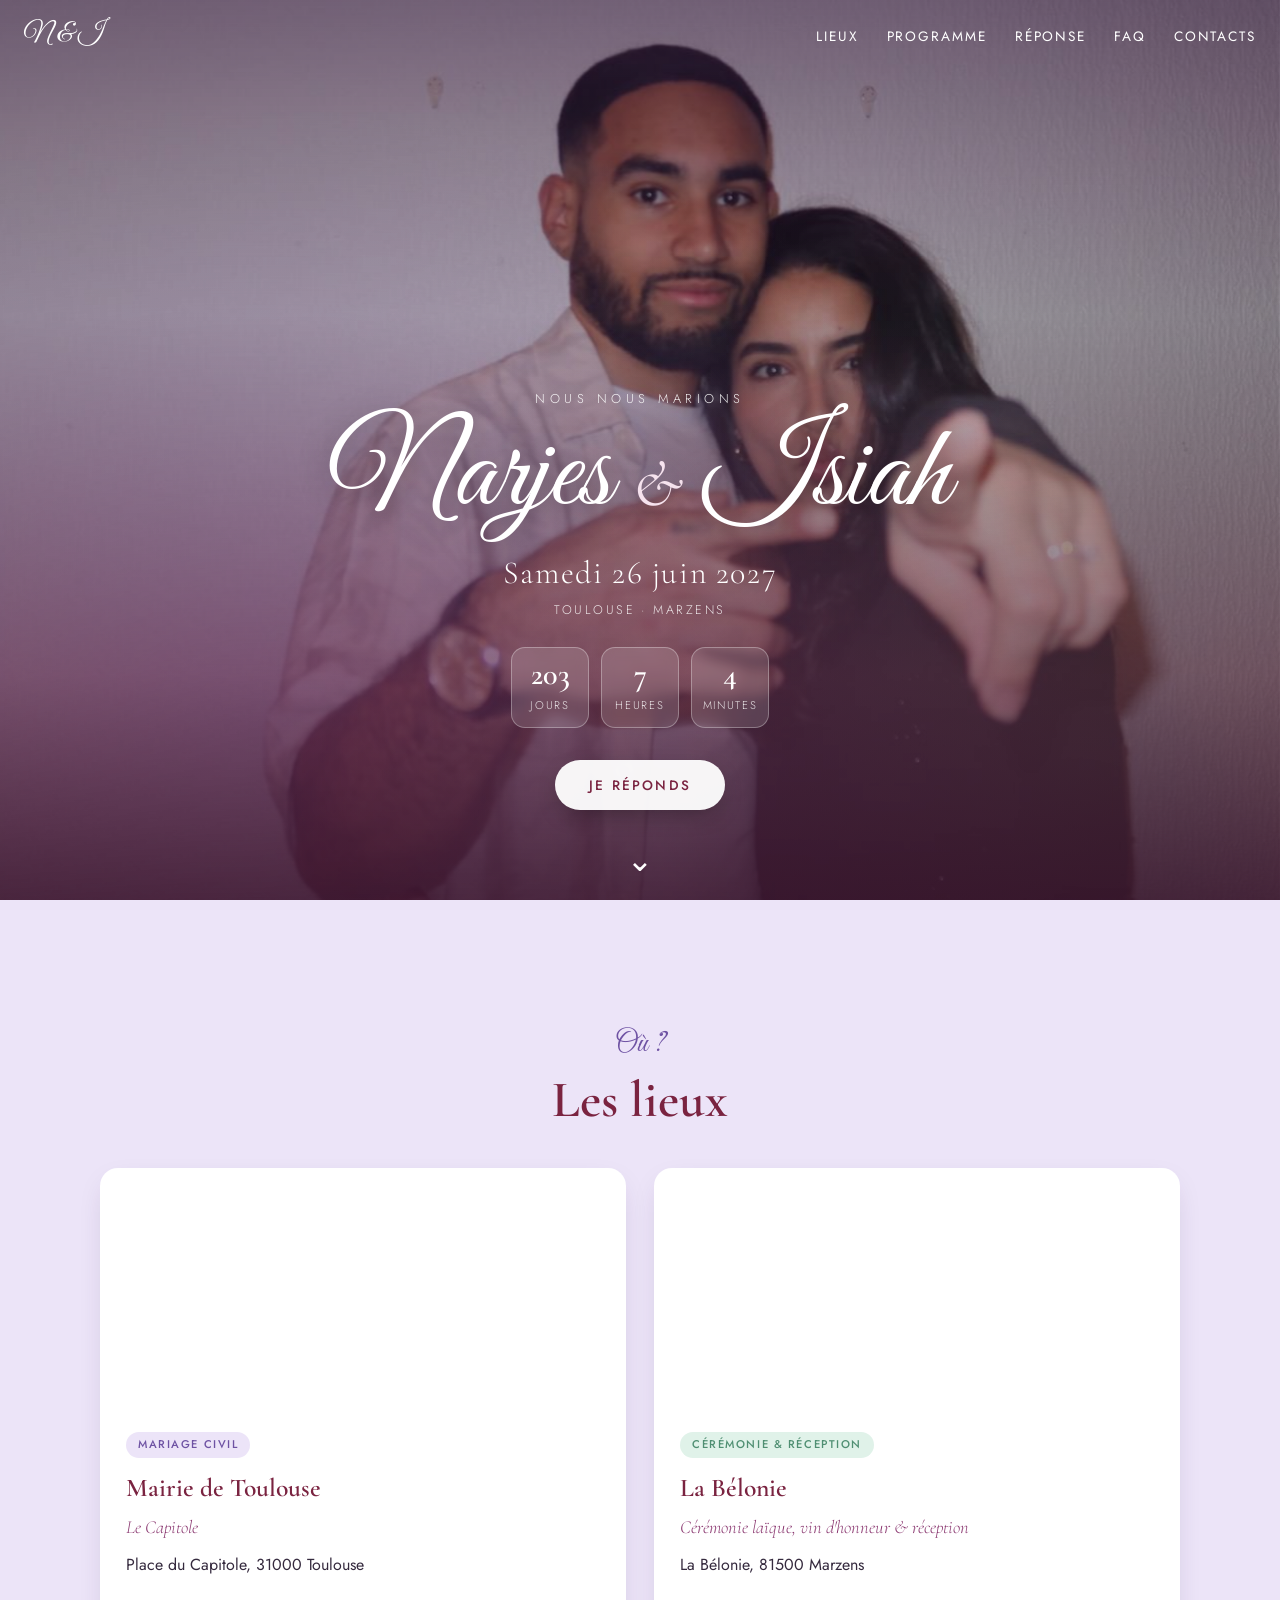
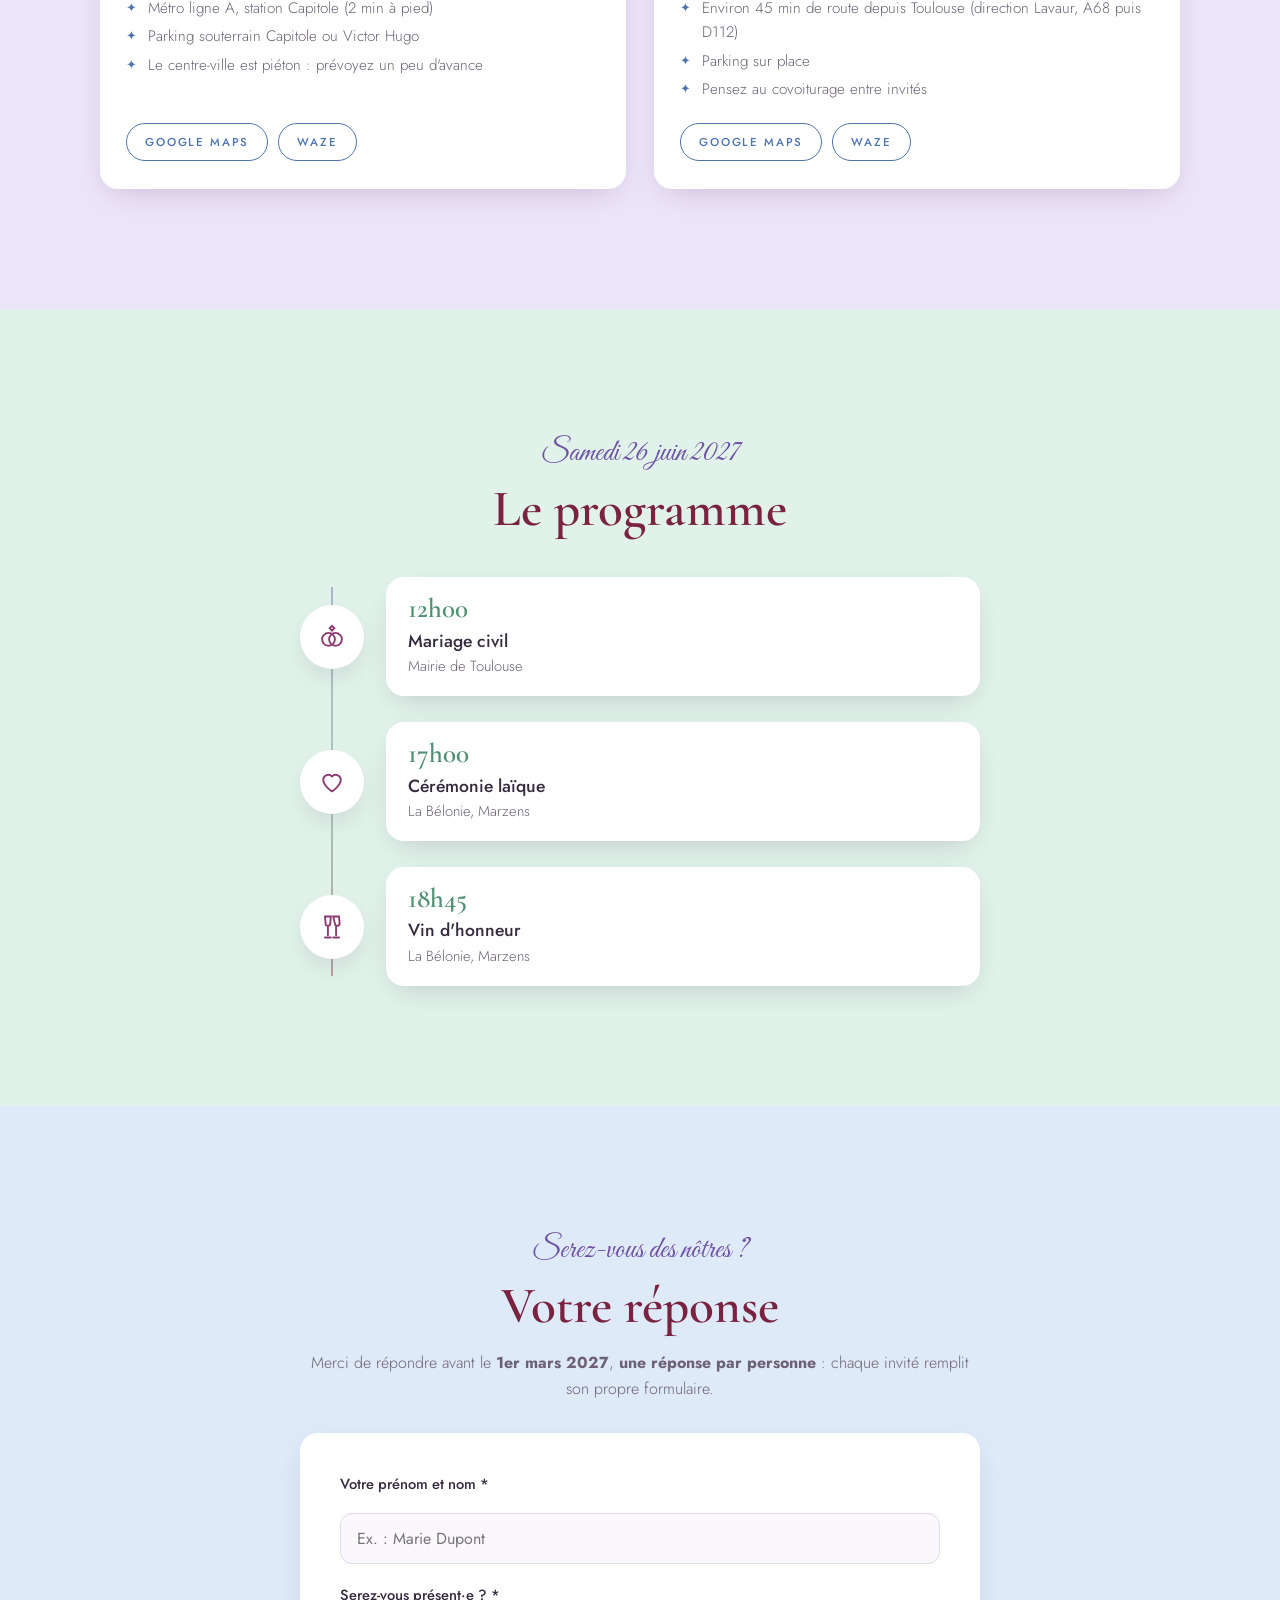
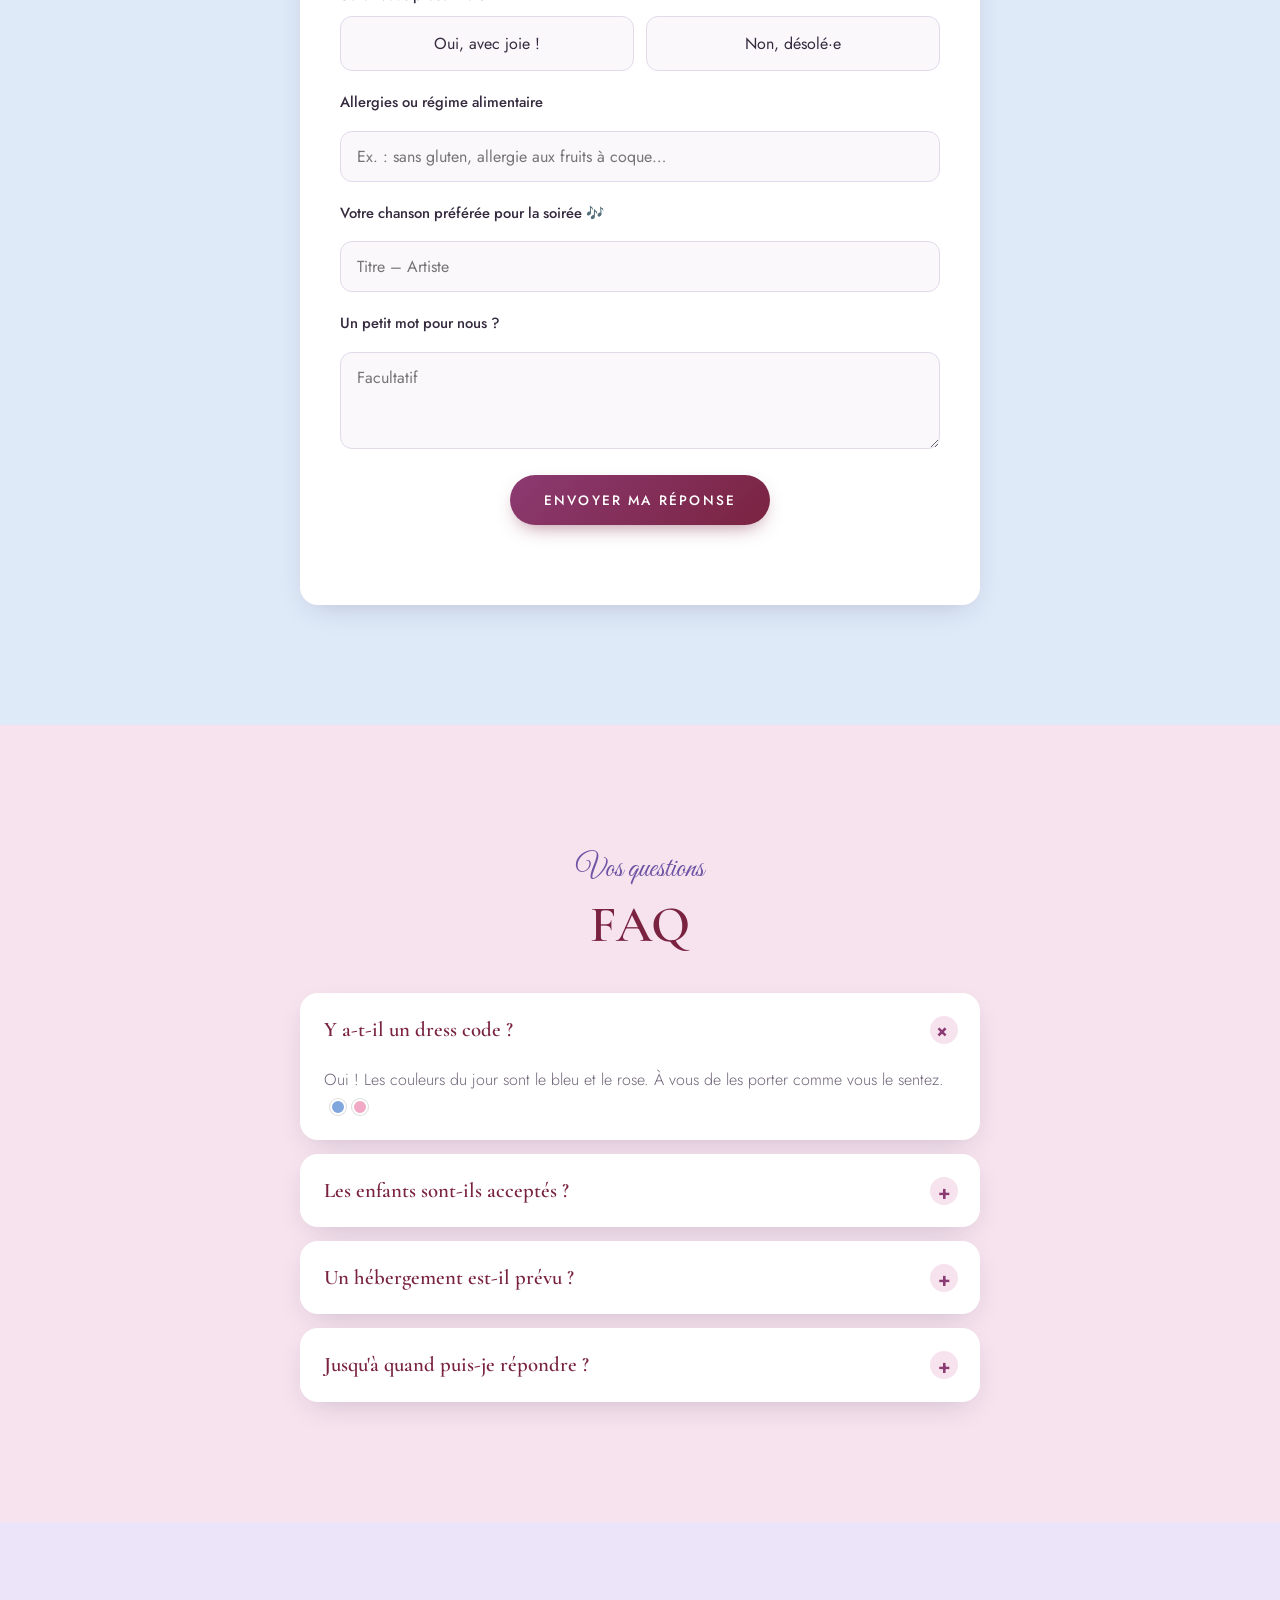
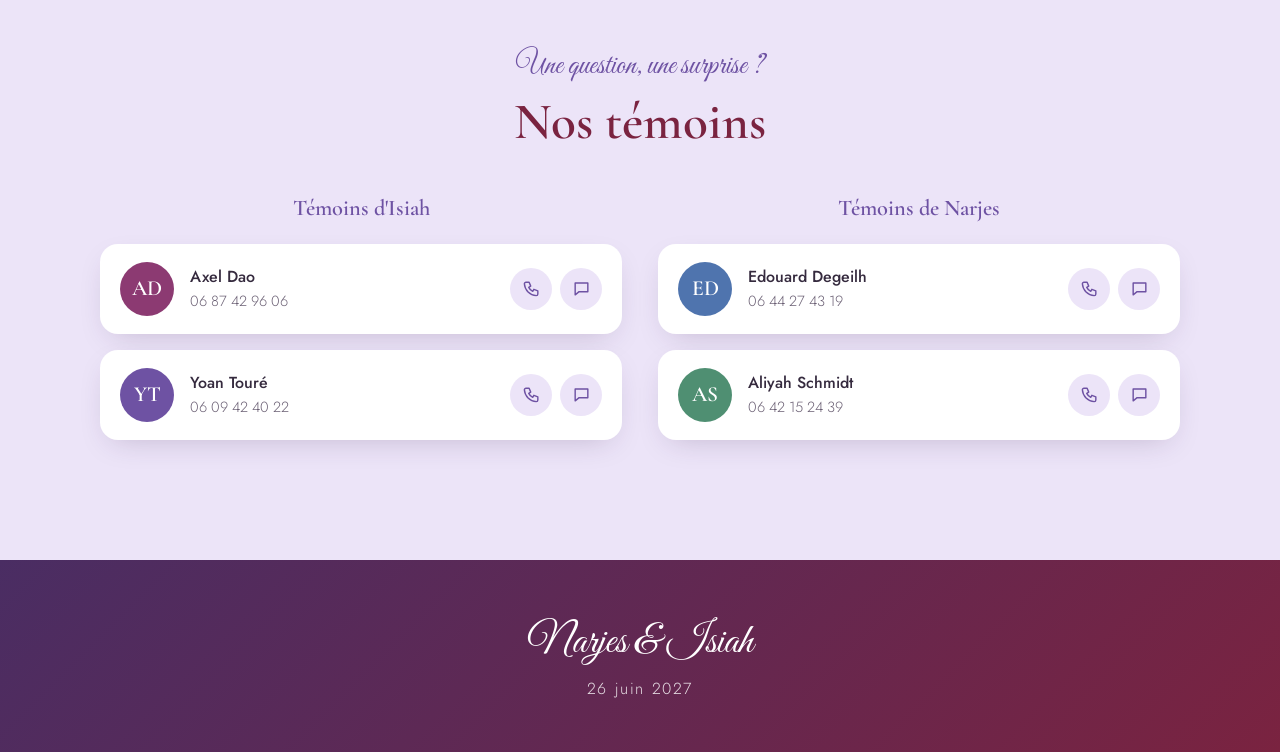
<file: index.html>
<!doctype html>
<html lang="fr">
<head>
  <meta charset="utf-8">
  <meta name="viewport" content="width=device-width, initial-scale=1">
  <title>Narjes & Isiah · 26 juin 2027</title>
  <meta name="description" content="Toutes les infos pour célébrer le mariage de Narjes et Isiah.">
  <meta property="og:title" content="Narjes & Isiah se marient !">
  <meta property="og:description" content="Date, lieux, programme et formulaire de réponse.">
  <meta property="og:image" content="photo.jpg">
  <link rel="icon" href="data:image/svg+xml,<svg xmlns='http://www.w3.org/2000/svg' viewBox='0 0 100 100'><text y='.9em' font-size='90'>💜</text></svg>">
  <link rel="preconnect" href="https://fonts.googleapis.com">
  <link rel="preconnect" href="https://fonts.gstatic.com" crossorigin>
  <link href="https://fonts.googleapis.com/css2?family=Cormorant+Garamond:ital,wght@0,400;0,600;1,400&family=Great+Vibes&family=Jost:wght@300;400;500;600&display=swap" rel="stylesheet">
  <link rel="stylesheet" href="style.css">
</head>
<body>

<nav class="nav" id="nav">
  <a href="#accueil" class="nav-logo"><span id="nav-initiales">N & I</span></a>
  <button class="nav-toggle" aria-label="Menu" aria-expanded="false" id="nav-toggle"><span></span><span></span><span></span></button>
  <ul class="nav-links" id="nav-links">
    <li><a href="#lieux">Lieux</a></li>
    <li><a href="#programme">Programme</a></li>
    <li><a href="#rsvp">Réponse</a></li>
    <li><a href="#faq">FAQ</a></li>
    <li><a href="#contacts">Contacts</a></li>
  </ul>
</nav>

<!-- ACCUEIL -->
<header class="hero" id="accueil">
  <img src="photo.jpg" alt="Narjes et Isiah" class="hero-photo">
  <div class="hero-voile"></div>
  <div class="hero-contenu">
    <p class="hero-sur">Nous nous marions</p>
    <h1 class="hero-noms"><span id="nom-a"></span> <span class="esperluette">&</span> <span id="nom-b"></span></h1>
    <p class="hero-date" id="hero-date"></p>
    <p class="hero-lieu">Toulouse · Marzens</p>
    <div class="compteur" id="compteur" aria-label="Compte à rebours">
      <div><b id="cd-j">–</b><span>jours</span></div>
      <div><b id="cd-h">–</b><span>heures</span></div>
      <div><b id="cd-m">–</b><span>minutes</span></div>
    </div>
    <a href="#rsvp" class="btn btn-clair">Je réponds</a>
  </div>
  <a href="#lieux" class="hero-fleche" aria-label="Descendre">⌄</a>
</header>

<main>
  <!-- LIEUX -->
  <section class="section bg-lavande" id="lieux">
    <div class="conteneur">
      <p class="sur-titre">Où ?</p>
      <h2>Les lieux</h2>
      <div class="lieux" id="lieux-liste"></div>
    </div>
  </section>

  <!-- PROGRAMME -->
  <section class="section bg-menthe" id="programme">
    <div class="conteneur etroit">
      <p class="sur-titre" id="programme-date"></p>
      <h2>Le programme</h2>
      <ol class="timeline" id="timeline"></ol>
    </div>
  </section>

  <!-- RSVP -->
  <section class="section bg-ciel" id="rsvp">
    <div class="conteneur etroit">
      <p class="sur-titre">Serez-vous des nôtres ?</p>
      <h2>Votre réponse</h2>
      <p class="intro">Merci de répondre avant le <strong id="date-limite"></strong>, <strong>une réponse par personne</strong> : chaque invité remplit son propre formulaire.</p>

      <form class="carte formulaire" id="form-rsvp" novalidate>
        <label class="champ">
          <span>Votre prénom et nom *</span>
          <input type="text" name="nom" required autocomplete="name" placeholder="Ex. : Marie Dupont">
        </label>

        <fieldset class="champ">
          <legend>Serez-vous présent·e ? *</legend>
          <div class="choix">
            <label class="pastille"><input type="radio" name="presence" value="oui" required><span>Oui, avec joie !</span></label>
            <label class="pastille"><input type="radio" name="presence" value="non"><span>Non, désolé·e</span></label>
          </div>
        </fieldset>

        <div id="si-present">
          <label class="champ">
            <span>Allergies ou régime alimentaire</span>
            <input type="text" name="allergies" placeholder="Ex. : sans gluten, allergie aux fruits à coque…">
          </label>
          <label class="champ">
            <span>Votre chanson préférée pour la soirée 🎶</span>
            <input type="text" name="chanson" placeholder="Titre – Artiste">
          </label>
        </div>

        <label class="champ">
          <span>Un petit mot pour nous ?</span>
          <textarea name="message" rows="3" placeholder="Facultatif"></textarea>
        </label>

        <!-- anti-robot : champ invisible -->
        <input type="text" name="site" class="piege" tabindex="-1" autocomplete="off">

        <button type="submit" class="btn" id="btn-envoyer">Envoyer ma réponse</button>
        <p class="form-statut" id="form-statut" role="status"></p>
      </form>

      <div class="carte merci" id="merci" hidden>
        <p class="merci-coeur">💜</p>
        <h3 id="merci-titre">Merci !</h3>
        <p id="merci-texte"></p>
        <button class="btn btn-lien" id="btn-autre">Répondre pour une autre personne</button>
      </div>
    </div>
  </section>

  <!-- FAQ -->
  <section class="section bg-rose" id="faq">
    <div class="conteneur etroit">
      <p class="sur-titre">Vos questions</p>
      <h2>FAQ</h2>
      <div class="faq" id="faq-liste"></div>
    </div>
  </section>

  <!-- CONTACTS -->
  <section class="section bg-lavande" id="contacts">
    <div class="conteneur">
      <p class="sur-titre">Une question, une surprise ?</p>
      <h2>Nos témoins</h2>
      <div class="temoins" id="temoins-liste"></div>
    </div>
  </section>
</main>

<footer class="pied">
  <p class="pied-noms" id="pied-noms"></p>
  <p id="pied-date"></p>
</footer>

<script src="config.js"></script>
<script type="module" src="app.js"></script>
</body>
</html>
</file>
<file: style.css>
:root {
  /* Pastels */
  --lavande: #ECE4F8;
  --menthe:  #E0F2E9;
  --ciel:    #DEEAF8;
  --rose:    #F6E3EE;
  --creme:   #FBF8FC;
  /* Teintes soutenues */
  --violet:   #6E52A3;
  --vert:     #4F8F72;
  --bleu:     #4F74AE;
  --pourpre:  #8C3A72;
  --bordeaux: #7A2340;
  --encre:    #352A3E;
  --doux:     #6C6175;

  --rayon: 18px;
  --ombre: 0 10px 30px -12px rgba(60, 30, 80, .25);
  --serif: "Cormorant Garamond", Georgia, serif;
  --script: "Great Vibes", cursive;
  --sans: "Jost", system-ui, sans-serif;
}

* { box-sizing: border-box; }
html { scroll-behavior: smooth; scroll-padding-top: 64px; }
body {
  margin: 0;
  font-family: var(--sans);
  font-weight: 300;
  color: var(--encre);
  background: var(--creme);
  line-height: 1.6;
  -webkit-font-smoothing: antialiased;
}
img { max-width: 100%; display: block; }
a { color: var(--pourpre); }
h2, h3 { font-family: var(--serif); font-weight: 600; color: var(--bordeaux); margin: 0; }
h2 { font-size: clamp(2.2rem, 6vw, 3.2rem); line-height: 1.1; margin-bottom: 2.5rem; }
h3 { font-size: 1.6rem; }

/* ---------- NAV ---------- */
.nav {
  position: fixed; inset: 0 0 auto 0; z-index: 50;
  display: flex; align-items: center; justify-content: space-between;
  padding: 14px 24px;
  transition: background .3s, box-shadow .3s;
}
.nav.solide { background: rgba(251, 248, 252, .92); backdrop-filter: blur(10px); box-shadow: 0 1px 0 rgba(0,0,0,.06); }
.nav-logo { font-family: var(--script); font-size: 1.7rem; color: #fff; text-decoration: none; }
.nav.solide .nav-logo { color: var(--bordeaux); }
.nav-links { display: flex; gap: 28px; list-style: none; margin: 0; padding: 0; }
.nav-links a { color: #fff; text-decoration: none; font-size: .85rem; letter-spacing: .14em; text-transform: uppercase; font-weight: 400; }
.nav.solide .nav-links a { color: var(--encre); }
.nav-links a:hover { color: var(--rose); }
.nav.solide .nav-links a:hover { color: var(--pourpre); }
.nav-toggle { display: none; background: none; border: 0; padding: 8px; cursor: pointer; }
.nav-toggle span { display: block; width: 24px; height: 2px; background: #fff; margin: 5px 0; transition: .3s; }
.nav.solide .nav-toggle span { background: var(--encre); }

@media (max-width: 760px) {
  .nav-toggle { display: block; }
  .nav-links {
    position: absolute; top: 100%; left: 0; right: 0;
    flex-direction: column; gap: 0; background: var(--creme);
    max-height: 0; overflow: hidden; transition: max-height .35s ease;
    box-shadow: var(--ombre);
  }
  .nav-links.ouvert { max-height: 400px; }
  .nav-links a { display: block; padding: 16px 24px; color: var(--encre); border-top: 1px solid var(--lavande); }
}

/* ---------- HERO ---------- */
.hero {
  position: relative; min-height: 100svh;
  display: grid; place-items: center; text-align: center;
  color: #fff; overflow: hidden;
}
.hero-photo {
  position: absolute; inset: 0; width: 100%; height: 100%;
  object-fit: cover; object-position: 58% 30%;
  transform: scale(1.04); animation: zoom 18s ease-out forwards;
}
@keyframes zoom { to { transform: scale(1); } }
.hero-voile {
  position: absolute; inset: 0;
  background:
    linear-gradient(180deg, rgba(53,30,70,.55) 0%, rgba(53,30,70,.25) 35%, rgba(90,30,60,.55) 75%, rgba(60,20,45,.85) 100%),
    radial-gradient(ellipse at 20% 80%, rgba(110,82,163,.45), transparent 60%),
    radial-gradient(ellipse at 85% 85%, rgba(79,143,114,.35), transparent 55%);
}
.hero-contenu { position: relative; z-index: 2; padding: 120px 20px 90px; align-self: end; }
.hero-sur { letter-spacing: .35em; text-transform: uppercase; font-size: .8rem; margin: 0 0 .5rem; opacity: .9; }
.hero-noms { font-family: var(--script); font-weight: 400; font-size: clamp(3.6rem, 13vw, 7.5rem); line-height: 1; margin: 0; text-shadow: 0 4px 30px rgba(0,0,0,.35); }
.esperluette { font-family: var(--serif); font-style: italic; font-size: .55em; color: var(--rose); vertical-align: middle; }
.hero-date { font-family: var(--serif); font-size: clamp(1.4rem, 4vw, 2rem); margin: .6rem 0 0; letter-spacing: .05em; }
.hero-lieu { margin: .2rem 0 1.6rem; letter-spacing: .2em; text-transform: uppercase; font-size: .78rem; opacity: .85; }

.compteur { display: flex; justify-content: center; gap: 12px; margin-bottom: 2rem; }
.compteur div {
  min-width: 78px; padding: 10px 8px;
  background: rgba(255,255,255,.14); border: 1px solid rgba(255,255,255,.3);
  border-radius: 14px; backdrop-filter: blur(6px);
}
.compteur b { display: block; font-family: var(--serif); font-size: 1.9rem; font-weight: 600; line-height: 1.1; }
.compteur span { font-size: .7rem; letter-spacing: .15em; text-transform: uppercase; opacity: .85; }

.hero-fleche { position: absolute; bottom: 14px; left: 50%; transform: translateX(-50%); color: #fff; font-size: 2rem; text-decoration: none; z-index: 2; animation: rebond 2s infinite; }
@keyframes rebond { 50% { transform: translate(-50%, 6px); } }

/* ---------- BOUTONS ---------- */
.btn {
  display: inline-block; cursor: pointer; border: 0;
  font: 500 .85rem var(--sans); letter-spacing: .16em; text-transform: uppercase;
  padding: 15px 34px; border-radius: 999px; text-decoration: none;
  color: #fff; background: linear-gradient(135deg, var(--pourpre), var(--bordeaux));
  box-shadow: 0 8px 20px -8px rgba(122,35,64,.6);
  transition: transform .2s, box-shadow .2s, opacity .2s;
}
.btn:hover { transform: translateY(-2px); box-shadow: 0 12px 24px -8px rgba(122,35,64,.7); }
.btn:disabled { opacity: .6; cursor: wait; transform: none; }
.btn-clair { background: rgba(255,255,255,.95); color: var(--bordeaux); box-shadow: 0 8px 24px -8px rgba(0,0,0,.4); }
.btn-lien { background: none; color: var(--pourpre); box-shadow: none; padding: 10px; text-decoration: underline; text-transform: none; letter-spacing: 0; font-size: .95rem; }
.btn-secondaire { background: #fff; color: var(--bleu); border: 1.5px solid currentColor; box-shadow: none; padding: 10px 18px; font-size: .72rem; }

/* ---------- SECTIONS ---------- */
.section { padding: clamp(70px, 10vw, 120px) 20px; text-align: center; position: relative; }
.bg-lavande { background: var(--lavande); }
.bg-menthe  { background: var(--menthe); }
.bg-ciel    { background: var(--ciel); }
.bg-rose    { background: var(--rose); }
.conteneur { max-width: 1080px; margin: 0 auto; }
.conteneur.etroit { max-width: 680px; }
.sur-titre { font-family: var(--script); font-size: 1.9rem; color: var(--violet); margin: 0 0 .2rem; }
.intro { margin: -1.5rem 0 2rem; color: var(--doux); }
.carte { background: #fff; border-radius: var(--rayon); box-shadow: var(--ombre); text-align: left; }

/* ---------- LIEUX ---------- */
.lieux { display: grid; grid-template-columns: repeat(auto-fit, minmax(300px, 1fr)); gap: 28px; }
.lieu { overflow: hidden; display: flex; flex-direction: column; }
.lieu iframe { width: 100%; height: 240px; border: 0; display: block; filter: saturate(.8) hue-rotate(-8deg); }
.lieu-corps { padding: 24px 26px 28px; display: flex; flex-direction: column; gap: 10px; flex: 1; }
.lieu-badge { align-self: flex-start; font-size: .7rem; letter-spacing: .14em; text-transform: uppercase; font-weight: 500; padding: 4px 12px; border-radius: 999px; background: var(--lavande); color: var(--violet); }
.lieu:nth-child(2) .lieu-badge { background: var(--menthe); color: var(--vert); }
.lieu-sous { color: var(--pourpre); font-style: italic; font-family: var(--serif); font-size: 1.15rem; margin: -6px 0 0; }
.lieu-adresse { font-weight: 400; margin: 0; }
.lieu ul { margin: 4px 0 8px; padding: 0; list-style: none; color: var(--doux); font-size: .95rem; }
.lieu li { padding-left: 22px; position: relative; margin: 4px 0; }
.lieu li::before { content: "✦"; position: absolute; left: 0; color: var(--bleu); font-size: .8rem; top: 2px; }
.lieu-actions { display: flex; gap: 10px; flex-wrap: wrap; margin-top: auto; }

/* ---------- TIMELINE ---------- */
.timeline { list-style: none; margin: 0; padding: 0; position: relative; text-align: left; }
.timeline::before { content: ""; position: absolute; left: 31px; top: 10px; bottom: 10px; width: 2px; background: linear-gradient(var(--violet), var(--vert), var(--bordeaux)); opacity: .4; }
.etape { display: flex; gap: 22px; align-items: center; margin-bottom: 26px; position: relative; }
.etape:last-child { margin-bottom: 0; }
.etape-icone {
  flex: 0 0 64px; height: 64px; border-radius: 50%;
  display: grid; place-items: center; background: #fff; box-shadow: var(--ombre);
  color: var(--pourpre); position: relative; z-index: 1;
}
.etape-icone svg { width: 28px; height: 28px; }
.etape-carte { flex: 1; background: #fff; border-radius: var(--rayon); padding: 18px 22px; box-shadow: var(--ombre); }
.etape-heure { font-family: var(--serif); font-size: 1.7rem; font-weight: 600; color: var(--vert); line-height: 1; }
.etape-titre { font-weight: 500; font-size: 1.1rem; margin: 4px 0 0; }
.etape-lieu { color: var(--doux); font-size: .92rem; margin: 0; }

/* ---------- FORMULAIRE ---------- */
.formulaire { padding: clamp(24px, 5vw, 40px); display: grid; gap: 20px; }
.champ { display: grid; gap: 8px; border: 0; padding: 0; margin: 0; }
.champ > span, .champ legend { font-weight: 500; font-size: .92rem; color: var(--encre); padding: 0; margin-bottom: 8px; }
input[type=text], input[type=number], input[type=email], input[type=password], textarea {
  width: 100%; font: 400 1rem var(--sans); color: var(--encre);
  padding: 13px 16px; border-radius: 12px;
  border: 1.5px solid #E2DAEA; background: var(--creme);
  transition: border-color .2s, box-shadow .2s;
}
input:focus, textarea:focus { outline: none; border-color: var(--violet); box-shadow: 0 0 0 4px rgba(110,82,163,.15); background: #fff; }
textarea { resize: vertical; }
.choix { display: grid; grid-template-columns: 1fr 1fr; gap: 12px; }
.pastille { cursor: pointer; }
.pastille input { position: absolute; opacity: 0; pointer-events: none; }
.pastille span {
  display: block; text-align: center; padding: 14px 10px; border-radius: 12px;
  border: 1.5px solid #E2DAEA; background: var(--creme); font-weight: 400; transition: .2s;
}
.pastille input:checked + span { border-color: var(--vert); background: var(--menthe); color: var(--vert); font-weight: 500; }
.pastille input[value=non]:checked + span { border-color: var(--bordeaux); background: var(--rose); color: var(--bordeaux); }
.pastille input:focus-visible + span { box-shadow: 0 0 0 4px rgba(110,82,163,.2); }
#si-present { display: grid; gap: 20px; }
#si-present[hidden] { display: none; }
.piege { position: absolute; left: -9999px; }
.formulaire .btn { justify-self: center; margin-top: 6px; }
.form-statut { text-align: center; margin: 0; min-height: 1.4em; font-size: .92rem; }
.form-statut.erreur { color: var(--bordeaux); }
.champ.invalide input, .champ.invalide .pastille span { border-color: var(--bordeaux); }
.merci { padding: 40px 30px; text-align: center; }
.merci-coeur { font-size: 2.6rem; margin: 0; }
.merci h3 { margin: 6px 0 10px; }

/* ---------- FAQ ---------- */
.faq { display: grid; gap: 14px; text-align: left; }
.faq details { background: #fff; border-radius: var(--rayon); box-shadow: var(--ombre); overflow: hidden; }
.faq summary {
  list-style: none; cursor: pointer; padding: 20px 56px 20px 24px; position: relative;
  font-family: var(--serif); font-size: 1.3rem; font-weight: 600; color: var(--bordeaux);
}
.faq summary::-webkit-details-marker { display: none; }
.faq summary::after {
  content: "+"; position: absolute; right: 22px; top: 50%; transform: translateY(-50%);
  width: 28px; height: 28px; border-radius: 50%; display: grid; place-items: center;
  background: var(--rose); color: var(--pourpre); font-family: var(--sans); font-size: 1.2rem; transition: transform .25s;
}
.faq details[open] summary::after { transform: translateY(-50%) rotate(45deg); }
.faq details p { margin: 0; padding: 0 24px 22px; color: var(--doux); }
.couleurs { display: inline-flex; gap: 6px; vertical-align: middle; margin-left: 6px; }
.couleurs i { width: 16px; height: 16px; border-radius: 50%; display: inline-block; border: 2px solid #fff; box-shadow: 0 0 0 1px #ddd; }

/* ---------- TÉMOINS ---------- */
.temoins-groupes { display: grid; grid-template-columns: repeat(auto-fit, minmax(300px, 1fr)); gap: 36px; }
.temoins-groupe h3 { font-size: 1.4rem; margin-bottom: 18px; color: var(--violet); }
.temoins-grille { display: grid; gap: 16px; }
.temoin { display: flex; align-items: center; gap: 16px; padding: 18px 20px; }
.avatar {
  flex: 0 0 54px; height: 54px; border-radius: 50%; display: grid; place-items: center;
  font-family: var(--serif); font-size: 1.35rem; font-weight: 600; color: #fff;
}
.temoin-infos { flex: 1; min-width: 0; }
.temoin-nom { font-weight: 500; margin: 0; }
.temoin-tel { margin: 0; color: var(--doux); font-size: .92rem; }
.temoin-actions { display: flex; gap: 8px; }
.rond {
  width: 42px; height: 42px; border-radius: 50%; display: grid; place-items: center;
  background: var(--lavande); color: var(--violet); text-decoration: none; transition: .2s;
}
.rond:hover { background: var(--violet); color: #fff; }
.rond svg { width: 19px; height: 19px; }

/* ---------- PIED ---------- */
.pied { background: linear-gradient(135deg, #4A2D63, var(--bordeaux)); color: #fff; text-align: center; padding: 50px 20px; }
.pied p { margin: 0; opacity: .85; letter-spacing: .1em; }
.pied-noms { font-family: var(--script); font-size: 2.6rem; opacity: 1 !important; letter-spacing: 0 !important; }

/* ---------- APPARITION ---------- */
.apparait { opacity: 0; transform: translateY(24px); transition: opacity .8s ease, transform .8s ease; }
.apparait.visible { opacity: 1; transform: none; }
@media (prefers-reduced-motion: reduce) {
  .apparait { opacity: 1; transform: none; }
  .hero-photo, .hero-fleche { animation: none; }
  html { scroll-behavior: auto; }
}

@media (max-width: 760px) {
  .hero-photo { object-position: 62% 30%; }
  .compteur div { min-width: 70px; }
  .lieux, .temoins-groupes { grid-template-columns: 1fr; }
  .timeline::before { left: 25px; }
  .etape { gap: 14px; }
  .etape-icone { flex-basis: 52px; height: 52px; }
  .choix { grid-template-columns: 1fr; }
}

/* ---------- ADMIN ---------- */
.admin { max-width: 1100px; margin: 0 auto; padding: 40px 20px 80px; }
.admin h1 { font-family: var(--script); font-weight: 400; font-size: 3rem; color: var(--bordeaux); margin: 0 0 4px; text-align: center; }
.admin .carte { padding: 28px; }
.connexion { max-width: 380px; margin: 30px auto; display: grid; gap: 14px; }
.stats { display: grid; grid-template-columns: repeat(auto-fit, minmax(160px, 1fr)); gap: 16px; margin: 24px 0; }
.stat { padding: 20px; border-radius: var(--rayon); text-align: center; }
.stat b { display: block; font-family: var(--serif); font-size: 2.4rem; line-height: 1; }
.stat span { font-size: .8rem; letter-spacing: .1em; text-transform: uppercase; }
.stat:nth-child(1) { background: var(--menthe); color: var(--vert); }
.stat:nth-child(2) { background: var(--lavande); color: var(--violet); }
.stat:nth-child(3) { background: var(--rose); color: var(--bordeaux); }
.stat:nth-child(4) { background: var(--ciel); color: var(--bleu); }
.barre-outils { display: flex; gap: 10px; flex-wrap: wrap; justify-content: space-between; align-items: center; margin-bottom: 14px; }
.tableau-wrap { overflow-x: auto; }
table { width: 100%; border-collapse: collapse; font-size: .92rem; }
th, td { text-align: left; padding: 12px 10px; border-bottom: 1px solid #EEE7F3; vertical-align: top; }
th { font-weight: 500; color: var(--doux); font-size: .75rem; letter-spacing: .1em; text-transform: uppercase; }
.tag { display: inline-block; padding: 2px 10px; border-radius: 999px; font-size: .78rem; font-weight: 500; }
.tag.oui { background: var(--menthe); color: var(--vert); }
.tag.non { background: var(--rose); color: var(--bordeaux); }
.suppr { background: none; border: 0; cursor: pointer; color: #B9A9C4; font-size: 1.1rem; }
.suppr:hover { color: var(--bordeaux); }
</file>
